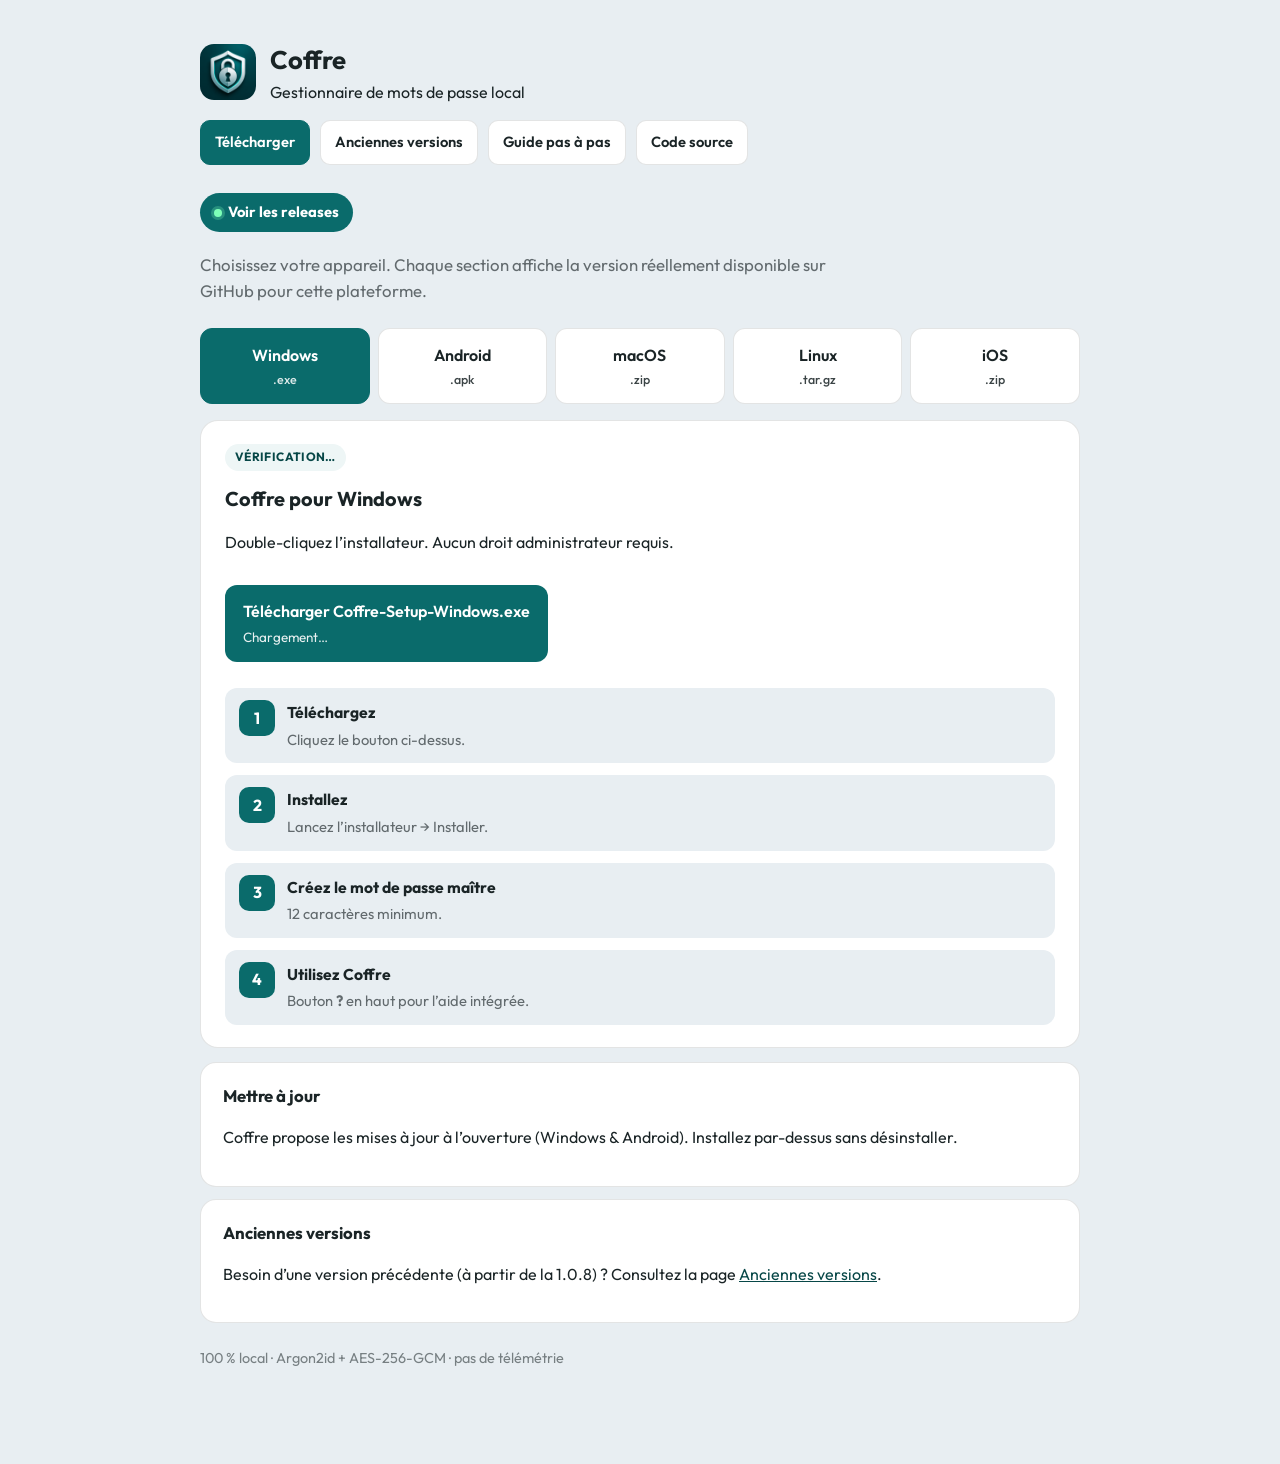
<file: docs/index.html>
<!DOCTYPE html>
<html lang="fr">
<head>
  <meta charset="utf-8">
  <meta name="viewport" content="width=device-width, initial-scale=1">
  <title>Coffre — gestionnaire de mots de passe local</title>
  <meta name="description" content="Téléchargez Coffre pour Windows, Android, macOS, Linux ou iOS. 100 % local, sans compte cloud.">
  <link rel="icon" href="icon.png">
  <link rel="preconnect" href="https://fonts.googleapis.com">
  <link rel="preconnect" href="https://fonts.gstatic.com" crossorigin>
  <link href="https://fonts.googleapis.com/css2?family=Outfit:wght@400;500;600;700&display=swap" rel="stylesheet">
  <link rel="stylesheet" href="style.css">
</head>
<body>
  <div class="wrap">
    <div class="topbar">
      <a class="brand" href="index.html">
        <img src="icon.png" alt="Icône Coffre">
        <div>
          <h1>Coffre</h1>
          <div>Gestionnaire de mots de passe local</div>
        </div>
      </a>
      <nav class="nav-links">
        <a class="active" href="index.html">Télécharger</a>
        <a href="versions.html">Anciennes versions</a>
        <a href="aide.html">Guide pas à pas</a>
        <a href="https://github.com/galaxie44/coffre">Code source</a>
      </nav>
    </div>

    <div class="version-banner">
      <a class="version-pill" data-latest-version href="https://github.com/galaxie44/coffre/releases/latest">Chargement…</a>
      <span class="version-date" data-release-date hidden></span>
    </div>

    <section class="hero">
      <p>
        Choisissez votre appareil. Chaque section affiche la version réellement disponible
        sur GitHub pour cette plateforme.
      </p>
    </section>

    <div class="platform-tabs" role="tablist">
      <button class="tab-btn active" data-tab="windows" type="button">Windows<small>.exe</small></button>
      <button class="tab-btn" data-tab="android" type="button">Android<small>.apk</small></button>
      <button class="tab-btn" data-tab="macos" type="button">macOS<small>.zip</small></button>
      <button class="tab-btn" data-tab="linux" type="button">Linux<small>.tar.gz</small></button>
      <button class="tab-btn" data-tab="ios" type="button">iOS<small>.zip</small></button>
    </div>

    <section class="platform-panel active" id="panel-windows">
      <span class="badge ready" data-platform-badge="windows">Vérification…</span>
      <h2>Coffre pour Windows</h2>
      <p>Double-cliquez l’installateur. Aucun droit administrateur requis.</p>
      <a class="download-btn" data-download-btn="windows" href="https://github.com/galaxie44/coffre/releases/latest/download/Coffre-Setup-Windows.exe">
        Télécharger Coffre-Setup-Windows.exe
        <small data-download-note="windows">Chargement…</small>
      </a>
      <div class="steps">
        <div class="step"><div class="step-num">1</div><div><h3>Téléchargez</h3><p>Cliquez le bouton ci-dessus.</p></div></div>
        <div class="step"><div class="step-num">2</div><div><h3>Installez</h3><p>Lancez l’installateur → Installer.</p></div></div>
        <div class="step"><div class="step-num">3</div><div><h3>Créez le mot de passe maître</h3><p>12 caractères minimum.</p></div></div>
        <div class="step"><div class="step-num">4</div><div><h3>Utilisez Coffre</h3><p>Bouton <strong>?</strong> en haut pour l’aide intégrée.</p></div></div>
      </div>
    </section>

    <section class="platform-panel" id="panel-android">
      <span class="badge ready" data-platform-badge="android">Vérification…</span>
      <h2>Coffre pour Android</h2>
      <p>Copiez l’APK sur le téléphone et ouvrez-le.</p>
      <a class="download-btn" data-download-btn="android" href="https://github.com/galaxie44/coffre/releases/latest/download/Coffre.apk">
        Télécharger Coffre.apk
        <small data-download-note="android">Chargement…</small>
      </a>
      <div class="steps">
        <div class="step"><div class="step-num">1</div><div><h3>Téléchargez l’APK</h3><p>Sur le téléphone ou via un PC.</p></div></div>
        <div class="step"><div class="step-num">2</div><div><h3>Installez</h3><p>Autorisez l’installation si Android le demande.</p></div></div>
        <div class="step"><div class="step-num">3</div><div><h3>Mise à jour</h3><p>Paramètres → Rechercher les mises à jour. Si Android refuse (conflit de signature), désinstallez puis réinstallez une seule fois.</p></div></div>
        <div class="step"><div class="step-num">4</div><div><h3>Remplissage auto</h3><p>Paramètres → Activer le remplissage automatique → Coffre.</p></div></div>
      </div>
    </section>

    <section class="platform-panel" id="panel-macos">
      <span class="badge soon" data-platform-badge="macos">Vérification…</span>
      <h2>Coffre pour macOS</h2>
      <p>Version bureau pour Mac (Apple Silicon et Intel).</p>
      <a class="download-btn secondary" data-download-btn="macos" href="https://github.com/galaxie44/coffre/releases/latest/download/Coffre-macOS.zip">
        Télécharger Coffre-macOS.zip
        <small data-download-note="macos">Chargement…</small>
      </a>
      <div class="steps">
        <div class="step"><div class="step-num">1</div><div><h3>Décompressez</h3><p>Ouvrez <strong>Coffre.app</strong>.</p></div></div>
        <div class="step"><div class="step-num">2</div><div><h3>Première ouverture</h3><p>Clic droit → Ouvrir si macOS bloque l’app.</p></div></div>
      </div>
    </section>

    <section class="platform-panel" id="panel-linux">
      <span class="badge soon" data-platform-badge="linux">Vérification…</span>
      <h2>Coffre pour Linux</h2>
      <p>Archive x64 pour Ubuntu, Debian, Fedora…</p>
      <a class="download-btn secondary" data-download-btn="linux" href="https://github.com/galaxie44/coffre/releases/latest/download/Coffre-Linux-x64.tar.gz">
        Télécharger Coffre-Linux-x64.tar.gz
        <small data-download-note="linux">Chargement…</small>
      </a>
      <div class="steps">
        <div class="step"><div class="step-num">1</div><div><h3>Extrayez</h3><p><code>tar -xzf Coffre-Linux-x64.tar.gz</code></p></div></div>
        <div class="step"><div class="step-num">2</div><div><h3>Lancez</h3><p><code>./coffre</code></p></div></div>
      </div>
    </section>

    <section class="platform-panel" id="panel-ios">
      <span class="badge soon" data-platform-badge="ios">Vérification…</span>
      <h2>Coffre pour iOS</h2>
      <p>Build iOS non signée pour développeurs et sideloading avancé. TestFlight App Store à venir.</p>
      <a class="download-btn secondary" data-download-btn="ios" href="#">
        Télécharger Coffre-iOS-unsigned.zip
        <small data-download-note="ios">Chargement…</small>
      </a>
      <div class="steps">
        <div class="step"><div class="step-num">1</div><div><h3>Prérequis</h3><p>Compte Apple Developer ou outil de sideloading (AltStore, Sideloadly…).</p></div></div>
        <div class="step"><div class="step-num">2</div><div><h3>Installation</h3><p>Signez l’app avec Xcode ou votre outil de sideloading préféré.</p></div></div>
      </div>
    </section>

    <section class="card">
      <h2>Mettre à jour</h2>
      <p>Coffre propose les mises à jour à l’ouverture (Windows & Android). Installez par-dessus sans désinstaller.</p>
    </section>

    <section class="card">
      <h2>Anciennes versions</h2>
      <p>Besoin d’une version précédente (à partir de la 1.0.8) ? Consultez la page <a href="versions.html">Anciennes versions</a>.</p>
    </section>

    <p class="foot">100 % local · Argon2id + AES-256-GCM · pas de télémétrie</p>
  </div>

  <script src="version.js"></script>
  <script>
    const tabs = document.querySelectorAll(".tab-btn");
    const panels = document.querySelectorAll(".platform-panel");
    tabs.forEach((tab) => {
      tab.addEventListener("click", () => {
        tabs.forEach((t) => t.classList.remove("active"));
        panels.forEach((p) => p.classList.remove("active"));
        tab.classList.add("active");
        document.getElementById("panel-" + tab.dataset.tab).classList.add("active");
      });
    });
  </script>
</body>
</html>
</file>
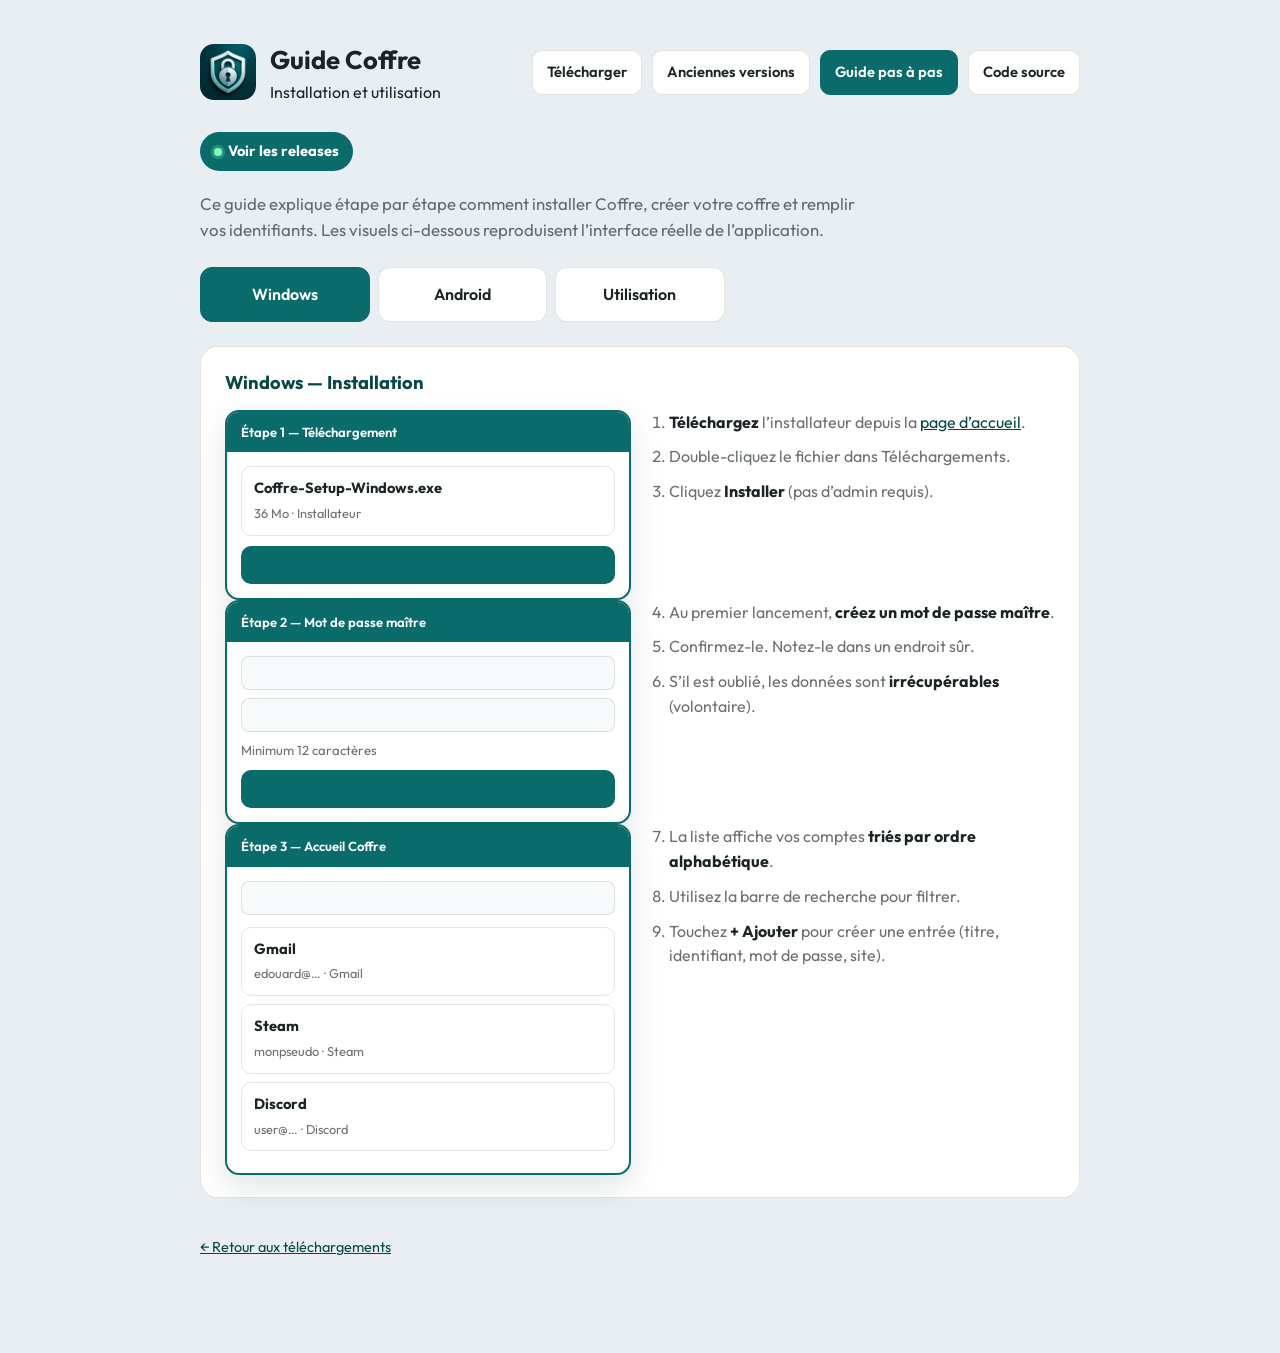
<file: docs/aide.html>
<!DOCTYPE html>
<html lang="fr">
<head>
  <meta charset="utf-8">
  <meta name="viewport" content="width=device-width, initial-scale=1">
  <title>Guide Coffre — installation et utilisation</title>
  <meta name="description" content="Tutoriel pas à pas pour installer et utiliser Coffre sur Windows et Android.">
  <link rel="icon" href="icon.png">
  <link rel="preconnect" href="https://fonts.googleapis.com">
  <link rel="preconnect" href="https://fonts.gstatic.com" crossorigin>
  <link href="https://fonts.googleapis.com/css2?family=Outfit:wght@400;500;600;700&display=swap" rel="stylesheet">
  <link rel="stylesheet" href="style.css">
</head>
<body>
  <div class="wrap">
    <div class="topbar">
      <a class="brand" href="index.html">
        <img src="icon.png" alt="Icône Coffre">
        <div>
          <h1>Guide Coffre</h1>
          <div>Installation et utilisation</div>
        </div>
      </a>
      <nav class="nav-links">
        <a href="index.html">Télécharger</a>
        <a href="versions.html">Anciennes versions</a>
        <a class="active" href="aide.html">Guide pas à pas</a>
        <a href="https://github.com/galaxie44/coffre">Code source</a>
      </nav>
    </div>

    <div class="version-banner">
      <a class="version-pill" data-latest-version href="https://github.com/galaxie44/coffre/releases/latest">Chargement…</a>
      <span class="version-date" data-release-date hidden></span>
    </div>

    <section class="hero">
      <p>Ce guide explique étape par étape comment installer Coffre, créer votre coffre et remplir vos identifiants. Les visuels ci-dessous reproduisent l’interface réelle de l’application.</p>
    </section>

    <div class="platform-tabs" role="tablist">
      <button class="tab-btn active" data-tab="win-guide" type="button">Windows</button>
      <button class="tab-btn" data-tab="and-guide" type="button">Android</button>
      <button class="tab-btn" data-tab="usage" type="button">Utilisation</button>
    </div>

    <div class="tutorial-grid">
      <section class="platform-panel active tutorial-block" id="panel-win-guide">
        <h2>Windows — Installation</h2>

        <div class="tutorial-row">
          <div class="mock">
            <div class="mock-bar">Étape 1 — Téléchargement</div>
            <div class="mock-body">
              <div class="mock-list-item"><strong>Coffre-Setup-Windows.exe</strong><span>36 Mo · Installateur</span></div>
              <div class="mock-btn"></div>
            </div>
          </div>
          <div class="tutorial-text">
            <ol>
              <li><strong>Téléchargez</strong> l’installateur depuis la <a href="index.html">page d’accueil</a>.</li>
              <li>Double-cliquez le fichier dans Téléchargements.</li>
              <li>Cliquez <strong>Installer</strong> (pas d’admin requis).</li>
            </ol>
          </div>
        </div>

        <div class="tutorial-row">
          <div class="mock">
            <div class="mock-bar">Étape 2 — Mot de passe maître</div>
            <div class="mock-body">
              <div class="mock-field"></div>
              <div class="mock-field"></div>
              <p style="margin:8px 0 0;font-size:0.82rem;color:var(--muted)">Minimum 12 caractères</p>
              <div class="mock-btn"></div>
            </div>
          </div>
          <div class="tutorial-text">
            <ol start="4">
              <li>Au premier lancement, <strong>créez un mot de passe maître</strong>.</li>
              <li>Confirmez-le. Notez-le dans un endroit sûr.</li>
              <li>S’il est oublié, les données sont <strong>irrécupérables</strong> (volontaire).</li>
            </ol>
          </div>
        </div>

        <div class="tutorial-row">
          <div class="mock">
            <div class="mock-bar">Étape 3 — Accueil Coffre</div>
            <div class="mock-body">
              <div class="mock-field" style="margin-bottom:12px"></div>
              <div class="mock-list-item"><strong>Gmail</strong><span>edouard@… · Gmail</span></div>
              <div class="mock-list-item"><strong>Steam</strong><span>monpseudo · Steam</span></div>
              <div class="mock-list-item"><strong>Discord</strong><span>user@… · Discord</span></div>
            </div>
          </div>
          <div class="tutorial-text">
            <ol start="7">
              <li>La liste affiche vos comptes <strong>triés par ordre alphabétique</strong>.</li>
              <li>Utilisez la barre de recherche pour filtrer.</li>
              <li>Touchez <strong>+ Ajouter</strong> pour créer une entrée (titre, identifiant, mot de passe, site).</li>
            </ol>
          </div>
        </div>
      </section>

      <section class="platform-panel tutorial-block" id="panel-and-guide">
        <h2>Android — Installation</h2>

        <div class="tutorial-row">
          <div class="mock">
            <div class="mock-bar">Étape 1 — Installer l’APK</div>
            <div class="mock-body">
              <div class="mock-list-item"><strong>Coffre.apk</strong><span>Ouvrir avec le gestionnaire de fichiers</span></div>
              <div class="mock-btn"></div>
            </div>
          </div>
          <div class="tutorial-text">
            <ol>
              <li>Téléchargez <strong>Coffre.apk</strong> sur le téléphone.</li>
              <li>Ouvrez-le et autorisez l’installation si Android le demande.</li>
              <li>Créez le mot de passe maître (12 caractères min.).</li>
            </ol>
          </div>
        </div>

        <div class="tutorial-row">
          <div class="mock">
            <div class="mock-bar">Étape 2 — Remplissage automatique</div>
            <div class="mock-body">
              <div class="mock-list-item"><strong>Activer le remplissage automatique</strong><span>Paramètres Coffre</span></div>
              <div class="mock-list-item" style="background:var(--teal-soft)"><strong>Service : Coffre</strong><span>Sélectionné</span></div>
            </div>
          </div>
          <div class="tutorial-text">
            <ol start="4">
              <li>Ouvrez <strong>Paramètres</strong> dans Coffre.</li>
              <li>Activez le remplissage automatique.</li>
              <li>Dans les réglages Android, choisissez <strong>Coffre</strong> comme service de saisie.</li>
            </ol>
          </div>
        </div>

        <div class="tutorial-row">
          <div class="mock">
            <div class="mock-bar">Étape 3 — Connexion dans une app</div>
            <div class="mock-body">
              <div class="mock-field"></div>
              <div class="mock-list-item" style="border-color:var(--teal)"><strong>Suggestion Coffre</strong><span>moncompte@gmail.com</span></div>
            </div>
          </div>
          <div class="tutorial-text">
            <ol start="7">
              <li>Ouvrez Chrome ou une application.</li>
              <li>Touchez le champ identifiant : une <strong>suggestion Coffre</strong> apparaît.</li>
              <li>Un tap remplit identifiant et mot de passe (coffre déverrouillé).</li>
            </ol>
          </div>
        </div>
      </section>

      <section class="platform-panel tutorial-block" id="panel-usage">
        <h2>Utilisation au quotidien</h2>

        <div class="card">
          <h2>Copier identifiant + mot de passe</h2>
          <ul>
            <li><strong>Windows</strong> : touchez une ligne → <strong>Utiliser</strong>. L’identifiant est copié, puis le mot de passe après votre Ctrl+V.</li>
            <li><strong>Windows accès rapide</strong> : <kbd>Ctrl+Shift+Espace</kbd> dans n’importe quelle app (Coffre déverrouillé).</li>
            <li><strong>Android</strong> : icône éclair → recherche → Utiliser, ou suggestion clavier.</li>
            <li>Le presse-papier s’efface automatiquement après ~30 secondes.</li>
          </ul>
        </div>

        <div class="card">
          <h2>Navigateur (Windows)</h2>
          <ul>
            <li>Installez l’extension Coffre (dossier <code>extension/</code> du dépôt).</li>
            <li>Coffre ouvert et déverrouillé.</li>
            <li>Cliquez un champ e-mail : menu <strong>Comptes Coffre</strong> (liste triée A→Z).</li>
            <li>Paramètres Coffre → Désactiver Google Password Manager si les deux se chevauchent.</li>
          </ul>
        </div>

        <div class="card">
          <h2>Mises à jour</h2>
          <ul>
            <li>Coffre vérifie GitHub à l’ouverture.</li>
            <li>Un bandeau propose d’installer la nouvelle version.</li>
            <li>Installez par-dessus : le coffre chiffré n’est pas touché.</li>
          </ul>
        </div>

        <div class="card">
          <h2>Aide dans l’application</h2>
          <p>Le bouton <strong>?</strong> en haut de l’accueil ouvre ce même guide intégré. Vous y retrouvez les étapes d’installation et d’utilisation pour votre plateforme.</p>
        </div>
      </section>
    </div>

    <p class="foot"><a href="index.html">← Retour aux téléchargements</a></p>
  </div>

  <script src="version.js"></script>
  <script>
    const tabs = document.querySelectorAll(".tab-btn");
    const panels = document.querySelectorAll("#panel-win-guide, #panel-and-guide, #panel-usage");
    tabs.forEach((tab) => {
      tab.addEventListener("click", () => {
        tabs.forEach((t) => t.classList.remove("active"));
        panels.forEach((p) => p.classList.remove("active"));
        tab.classList.add("active");
        document.getElementById("panel-" + tab.dataset.tab).classList.add("active");
      });
    });
  </script>
</body>
</html>
</file>
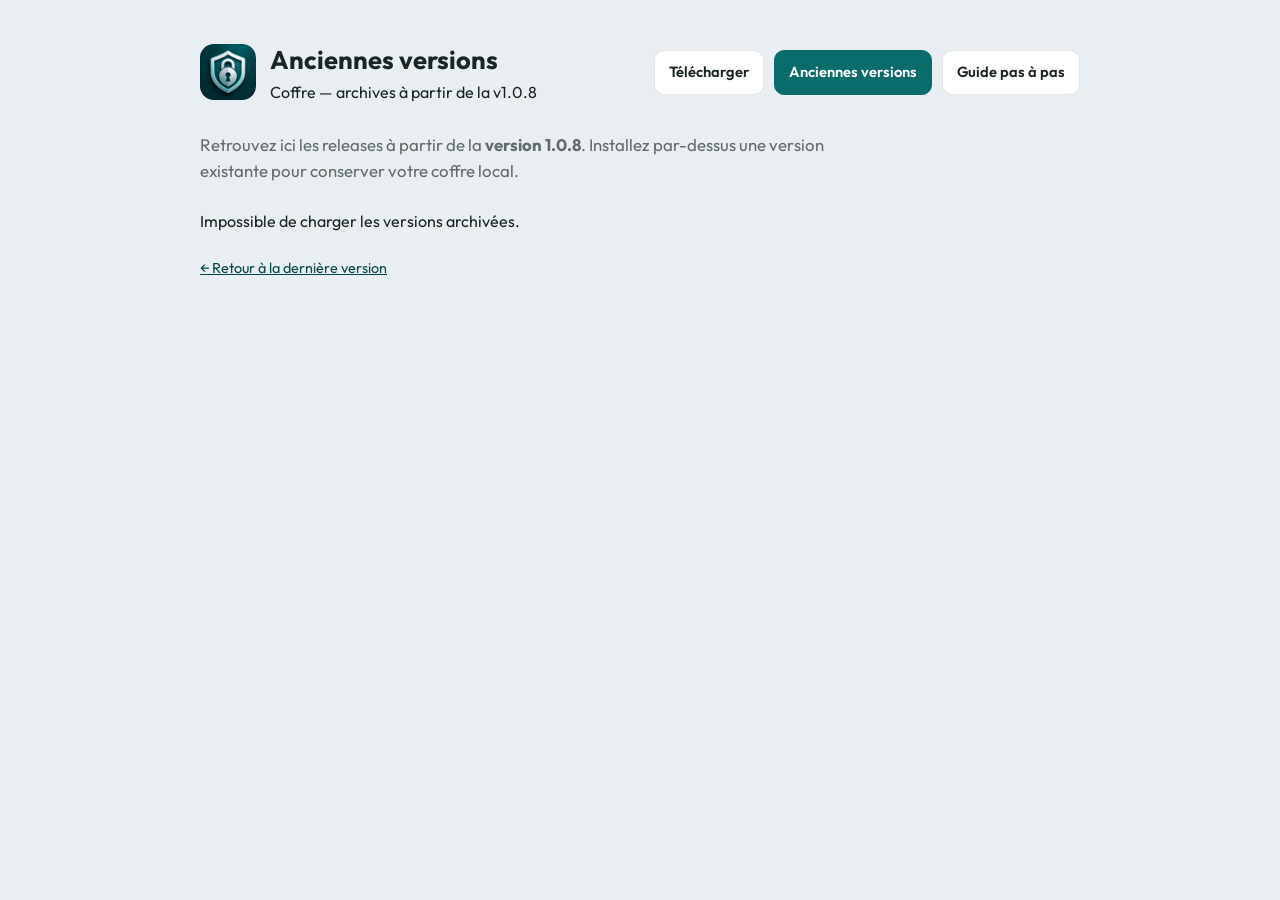
<file: docs/versions.html>
<!DOCTYPE html>
<html lang="fr">
<head>
  <meta charset="utf-8">
  <meta name="viewport" content="width=device-width, initial-scale=1">
  <title>Anciennes versions — Coffre</title>
  <meta name="description" content="Téléchargez une version antérieure de Coffre (à partir de la 1.0.8).">
  <link rel="icon" href="icon.png">
  <link rel="preconnect" href="https://fonts.googleapis.com">
  <link rel="preconnect" href="https://fonts.gstatic.com" crossorigin>
  <link href="https://fonts.googleapis.com/css2?family=Outfit:wght@400;500;600;700&display=swap" rel="stylesheet">
  <link rel="stylesheet" href="style.css">
</head>
<body>
  <div class="wrap">
    <div class="topbar">
      <a class="brand" href="index.html">
        <img src="icon.png" alt="Icône Coffre">
        <div>
          <h1>Anciennes versions</h1>
          <div>Coffre — archives à partir de la v1.0.8</div>
        </div>
      </a>
      <nav class="nav-links">
        <a href="index.html">Télécharger</a>
        <a class="active" href="versions.html">Anciennes versions</a>
        <a href="aide.html">Guide pas à pas</a>
      </nav>
    </div>

    <section class="hero">
      <p>
        Retrouvez ici les releases à partir de la <strong>version 1.0.8</strong>.
        Installez par-dessus une version existante pour conserver votre coffre local.
      </p>
    </section>

    <div id="archived-versions">
      <p>Chargement des versions…</p>
    </div>

    <p class="foot"><a href="index.html">← Retour à la dernière version</a></p>
  </div>

  <script src="version.js"></script>
</body>
</html>
</file>
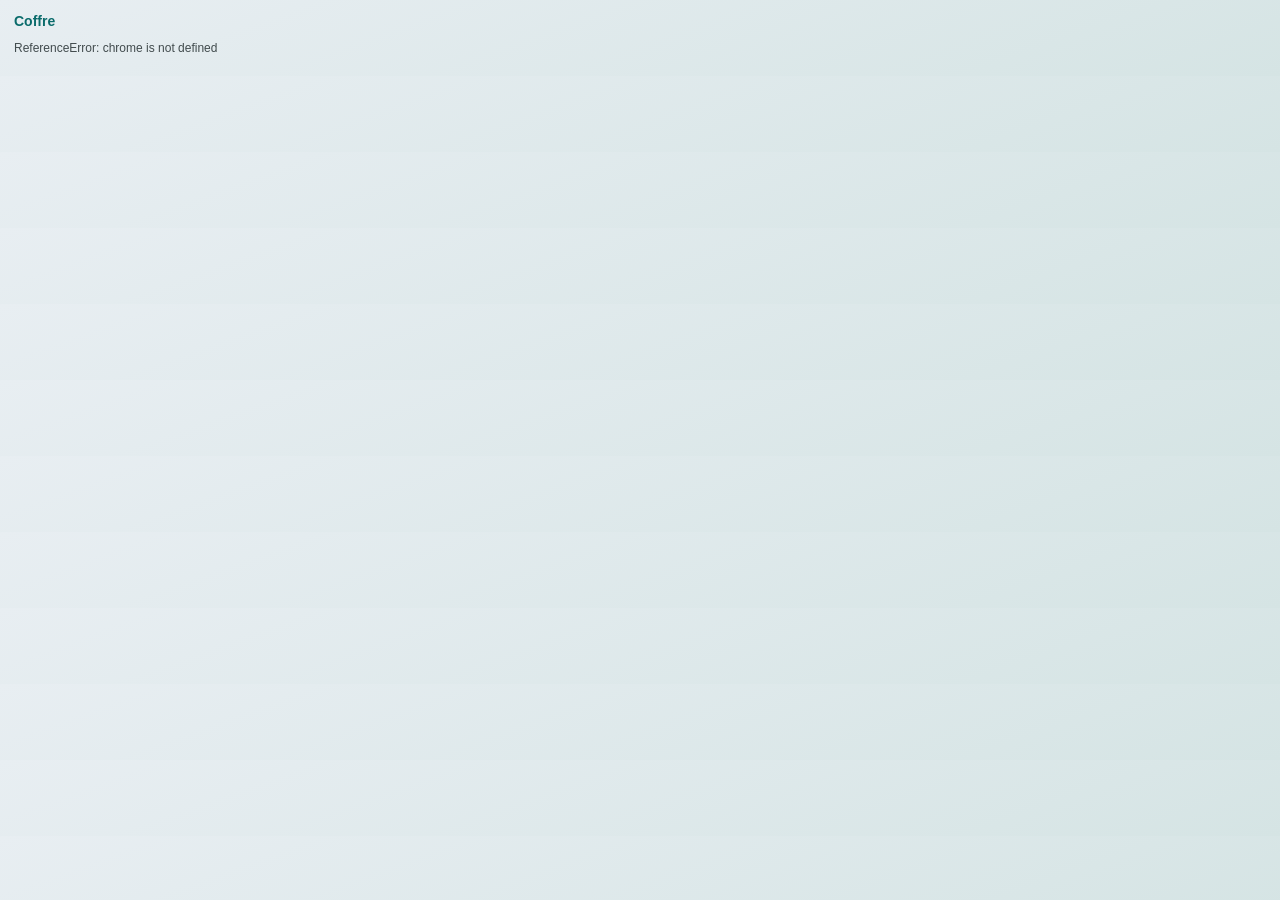
<file: extension/popup.html>
<!DOCTYPE html>
<html lang="fr">
  <head>
    <meta charset="UTF-8" />
    <title>Coffre</title>
    <style>
      :root {
        color-scheme: light;
        --teal: #0a6b6b;
        --ink: #1a2426;
        --mist: #e8eef2;
      }
      body {
        margin: 0;
        font: 14px/1.4 Outfit, Segoe UI, sans-serif;
        color: var(--ink);
        background: linear-gradient(160deg, #e8eef2, #d5e4e4);
        min-width: 280px;
      }
      header {
        padding: 12px 14px 8px;
        font-weight: 700;
        color: var(--teal);
      }
      #status {
        padding: 0 14px 8px;
        font-size: 12px;
        opacity: 0.8;
      }
      ul {
        list-style: none;
        margin: 0;
        padding: 0 8px 12px;
      }
      li button {
        width: 100%;
        text-align: left;
        border: 1px solid rgba(26, 36, 38, 0.1);
        background: #f7fafb;
        border-radius: 10px;
        padding: 10px 12px;
        margin-bottom: 6px;
        cursor: pointer;
      }
      li button:hover {
        border-color: var(--teal);
      }
      .title {
        font-weight: 600;
      }
      .sub {
        font-size: 12px;
        opacity: 0.7;
      }
    </style>
  </head>
  <body>
    <header>Coffre</header>
    <div id="status">Chargement…</div>
    <ul id="list"></ul>
    <script src="popup.js"></script>
  </body>
</html>
</file>
<file: docs/style.css>
:root {
  --teal: #0a6b6b;
  --teal-dark: #074747;
  --teal-soft: #eef6f6;
  --ink: #1a2426;
  --mist: #e8eef2;
  --line: rgba(26, 36, 38, 0.12);
  --muted: rgba(26, 36, 38, 0.65);
  --soon: #8a6b3a;
  --soon-bg: #faf4ea;
}

* { box-sizing: border-box; }

body {
  margin: 0;
  font-family: Outfit, system-ui, sans-serif;
  color: var(--ink);
  background: var(--mist);
  line-height: 1.55;
}

a { color: var(--teal-dark); }

.wrap {
  max-width: 920px;
  margin: 0 auto;
  padding: 40px 20px 80px;
}

.topbar {
  display: flex;
  justify-content: space-between;
  align-items: center;
  gap: 16px;
  margin-bottom: 28px;
  flex-wrap: wrap;
}

.brand {
  display: flex;
  gap: 14px;
  align-items: center;
  text-decoration: none;
  color: inherit;
}

.brand img {
  width: 56px;
  height: 56px;
  border-radius: 14px;
}

.brand h1 {
  margin: 0;
  font-size: 1.6rem;
}

.version-banner {
  display: flex;
  align-items: center;
  gap: 12px;
  flex-wrap: wrap;
  margin-bottom: 20px;
}

.version-pill {
  display: inline-flex;
  align-items: center;
  gap: 6px;
  padding: 8px 14px;
  border-radius: 999px;
  background: var(--teal);
  color: #fff;
  font-size: 0.92rem;
  font-weight: 700;
  text-decoration: none;
}

.version-pill.loaded {
  background: var(--teal-dark);
}

.version-pill::before {
  content: "";
  width: 8px;
  height: 8px;
  border-radius: 50%;
  background: #7dffb8;
  box-shadow: 0 0 0 3px rgba(125, 255, 184, 0.25);
}

.version-date {
  font-size: 0.88rem;
  color: var(--muted);
}

.version-date[hidden] {
  display: none;
}

.nav-links {
  display: flex;
  gap: 10px;
  flex-wrap: wrap;
}

.nav-links a {
  text-decoration: none;
  padding: 10px 14px;
  border-radius: 10px;
  background: #fff;
  border: 1px solid var(--line);
  color: var(--ink);
  font-weight: 600;
  font-size: 0.92rem;
}

.nav-links a.active,
.nav-links a:hover {
  background: var(--teal);
  color: #fff;
  border-color: var(--teal);
}

.hero {
  margin-bottom: 24px;
}

.hero p {
  margin: 0;
  color: var(--muted);
  font-size: 1.05rem;
  max-width: 680px;
}

.platform-tabs {
  display: grid;
  grid-template-columns: repeat(5, 1fr);
  gap: 8px;
  margin-bottom: 16px;
}

.tab-btn {
  border: 1px solid var(--line);
  background: #fff;
  border-radius: 12px;
  padding: 14px 10px;
  cursor: pointer;
  font: inherit;
  font-weight: 600;
  color: var(--ink);
  transition: 0.15s ease;
}

.tab-btn:hover { border-color: var(--teal); }

.tab-btn.active {
  background: var(--teal);
  color: #fff;
  border-color: var(--teal);
}

.tab-btn small {
  display: block;
  font-weight: 500;
  opacity: 0.85;
  margin-top: 2px;
  font-size: 0.78rem;
}

.platform-panel {
  display: none;
  background: #fff;
  border: 1px solid var(--line);
  border-radius: 18px;
  padding: 22px 24px;
  margin-bottom: 14px;
}

.platform-panel.active { display: block; }

.platform-panel h2 {
  margin: 0 0 6px;
  font-size: 1.25rem;
}

.badge {
  display: inline-block;
  font-size: 0.75rem;
  font-weight: 700;
  letter-spacing: 0.03em;
  text-transform: uppercase;
  padding: 4px 10px;
  border-radius: 999px;
  margin-bottom: 12px;
}

.badge.ready { background: var(--teal-soft); color: var(--teal-dark); }
.badge.soon { background: var(--soon-bg); color: var(--soon); }

.download-btn {
  display: inline-block;
  margin: 14px 0 18px;
  text-decoration: none;
  background: var(--teal);
  color: #fff;
  border-radius: 12px;
  padding: 14px 18px;
  font-weight: 600;
}

.download-btn.secondary {
  background: #fff;
  color: var(--ink);
  border: 1px solid var(--line);
}

.download-btn small {
  display: block;
  margin-top: 4px;
  font-weight: 400;
  opacity: 0.9;
  font-size: 0.84rem;
}

.steps {
  display: grid;
  gap: 12px;
  margin-top: 8px;
}

.step {
  display: grid;
  grid-template-columns: 36px 1fr;
  gap: 12px;
  align-items: start;
  padding: 12px 14px;
  border-radius: 12px;
  background: var(--mist);
}

.step-num {
  width: 36px;
  height: 36px;
  border-radius: 10px;
  background: var(--teal);
  color: #fff;
  display: grid;
  place-items: center;
  font-weight: 700;
}

.step h3 {
  margin: 0 0 4px;
  font-size: 0.98rem;
}

.step p {
  margin: 0;
  color: var(--muted);
  font-size: 0.92rem;
}

.card {
  background: #fff;
  border: 1px solid var(--line);
  border-radius: 16px;
  padding: 20px 22px;
  margin-bottom: 12px;
}

.card h2 {
  margin: 0 0 8px;
  font-size: 1.05rem;
}

.card ul {
  margin: 8px 0 0;
  padding-left: 18px;
}

.foot {
  margin-top: 24px;
  font-size: 0.9rem;
  color: rgba(26, 36, 38, 0.55);
}

/* Tutoriel — mockups écran */
.tutorial-grid {
  display: grid;
  gap: 28px;
  margin-top: 24px;
}

.tutorial-block h2 {
  margin: 0 0 12px;
  font-size: 1.15rem;
  color: var(--teal-dark);
}

.tutorial-row {
  display: grid;
  grid-template-columns: 1fr 1fr;
  gap: 18px;
  align-items: start;
}

.mock {
  border: 2px solid var(--teal);
  border-radius: 14px;
  overflow: hidden;
  background: #fff;
  box-shadow: 0 12px 32px rgba(10, 40, 45, 0.12);
}

.mock-bar {
  background: var(--teal);
  color: #fff;
  padding: 10px 14px;
  font-size: 0.82rem;
  font-weight: 600;
}

.mock-body { padding: 14px; }

.mock-field {
  height: 34px;
  border: 1px solid var(--line);
  border-radius: 8px;
  margin-bottom: 8px;
  background: #f7fafa;
}

.mock-btn {
  height: 38px;
  border-radius: 10px;
  background: var(--teal);
  margin-top: 10px;
}

.mock-list-item {
  border: 1px solid var(--line);
  border-radius: 10px;
  padding: 10px 12px;
  margin-bottom: 8px;
}

.mock-list-item strong { display: block; font-size: 0.92rem; }
.mock-list-item span { color: var(--muted); font-size: 0.8rem; }

.tutorial-text ol {
  margin: 0;
  padding-left: 20px;
}

.tutorial-text li {
  margin-bottom: 10px;
  color: var(--muted);
}

.tutorial-text li strong { color: var(--ink); }

.download-btn.disabled {
  pointer-events: none;
  opacity: 0.55;
  background: #9aabb3;
}

.arch-card {
  background: #fff;
  border: 1px solid var(--line);
  border-radius: 14px;
  padding: 16px 18px;
  margin-bottom: 10px;
}

.arch-head {
  display: flex;
  justify-content: space-between;
  align-items: baseline;
  gap: 12px;
  margin-bottom: 10px;
}

.arch-head h2 {
  margin: 0;
  font-size: 1.05rem;
}

.arch-date {
  color: var(--muted);
  font-size: 0.88rem;
}

.arch-links {
  display: flex;
  flex-wrap: wrap;
  gap: 8px;
}

.arch-link {
  display: inline-block;
  padding: 8px 12px;
  border-radius: 8px;
  background: var(--teal-soft);
  color: var(--teal-dark);
  text-decoration: none;
  font-weight: 600;
  font-size: 0.88rem;
}

.arch-muted {
  color: var(--muted);
  font-size: 0.9rem;
}

@media (max-width: 760px) {
  .platform-tabs { grid-template-columns: 1fr 1fr; }
  .tutorial-row { grid-template-columns: 1fr; }
}
</file>
